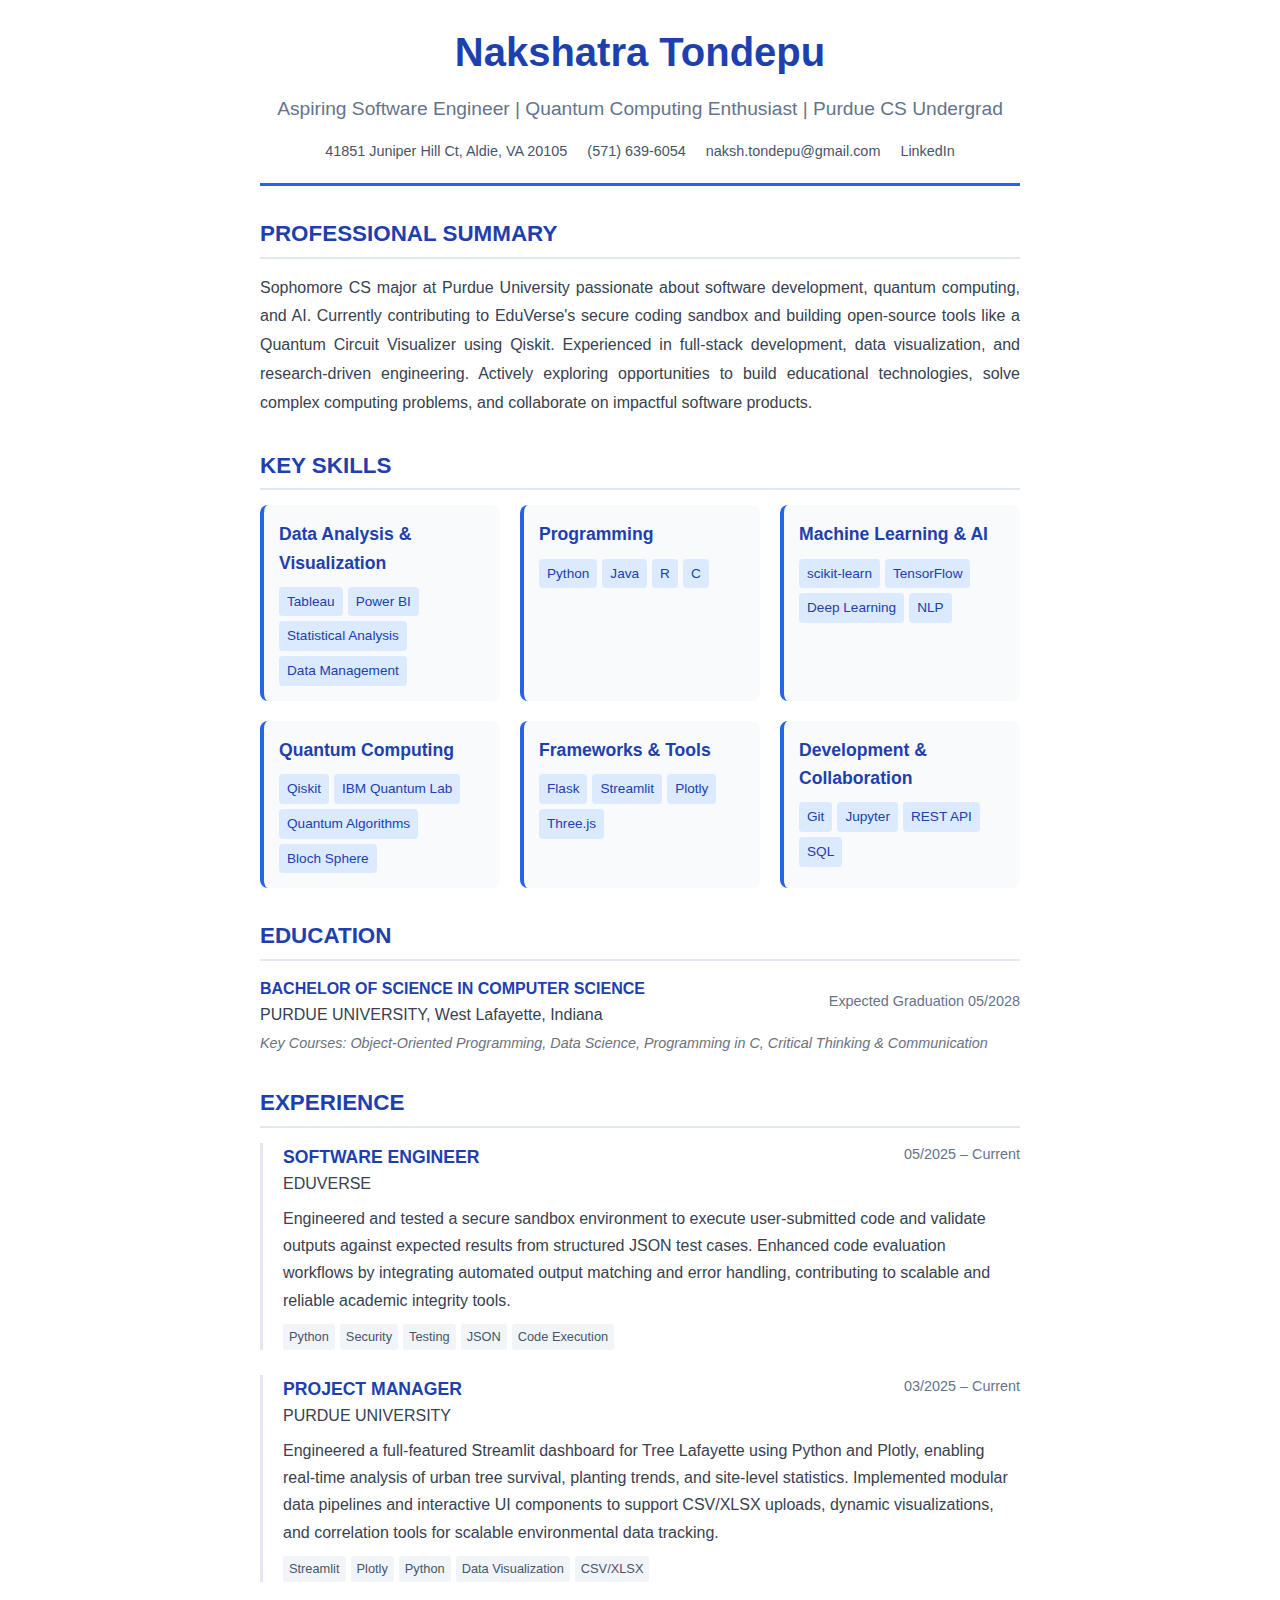
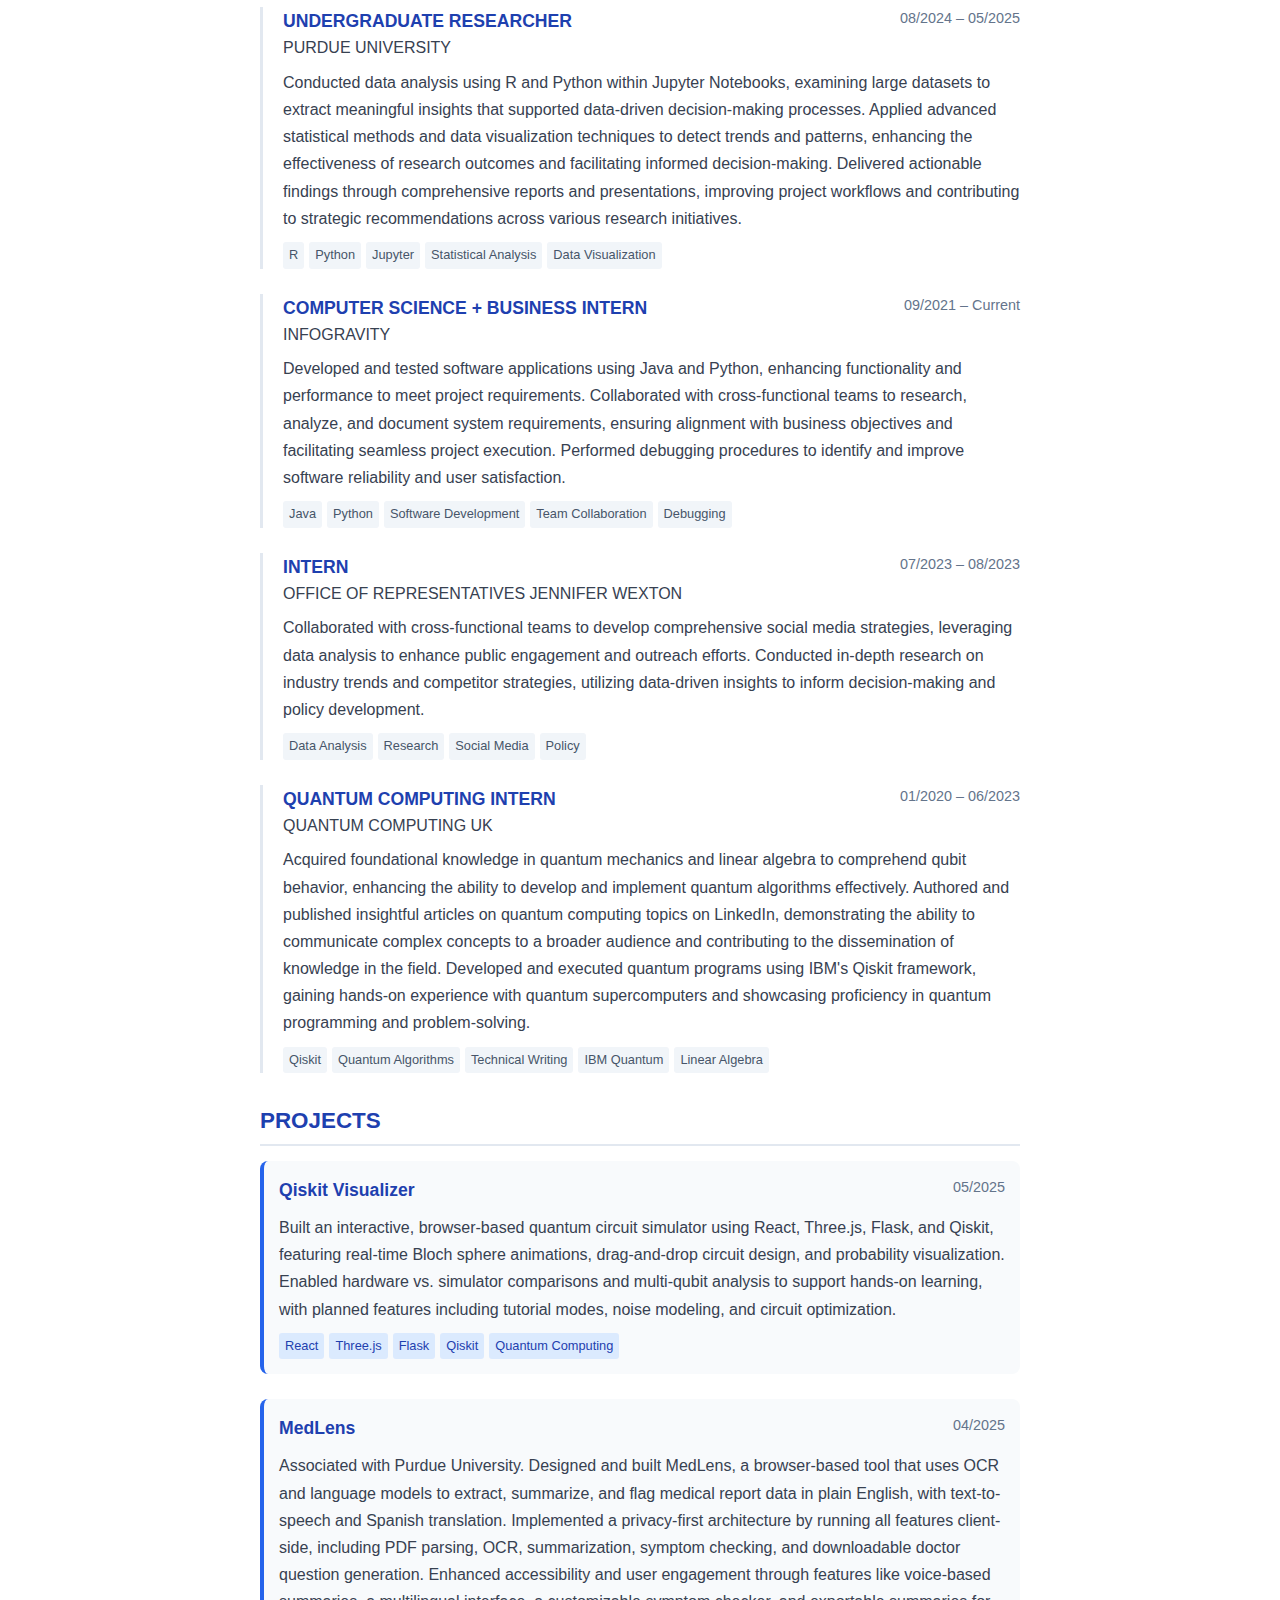
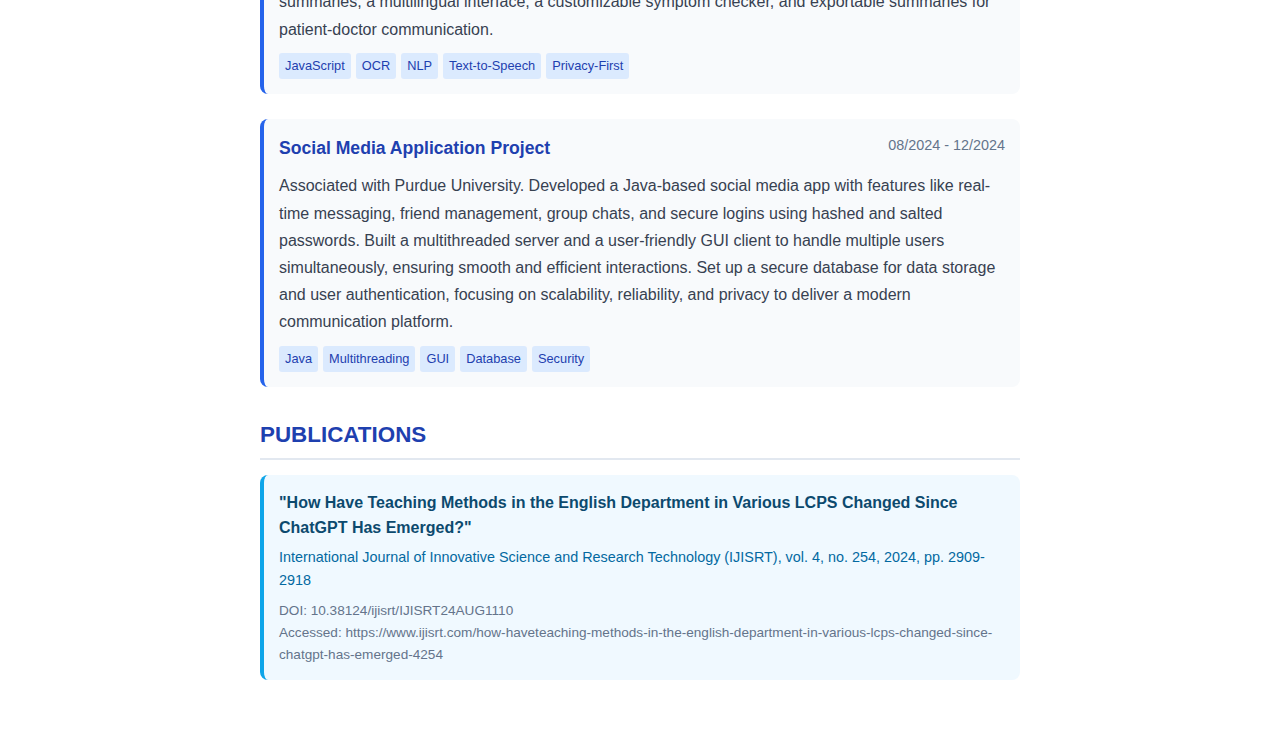
<file: resume.html>
<!DOCTYPE html>
<html lang="en">
<head>
    <meta charset="UTF-8">
    <meta name="viewport" content="width=device-width, initial-scale=1.0">
    <title>Nakshatra Tondepu - Resume</title>
    <style>
        * {
            margin: 0;
            padding: 0;
            box-sizing: border-box;
        }
        
        body {
            font-family: 'Segoe UI', Tahoma, Geneva, Verdana, sans-serif;
            line-height: 1.6;
            color: #333;
            max-width: 800px;
            margin: 0 auto;
            padding: 20px;
            background: #fff;
        }
        
        .header {
            text-align: center;
            margin-bottom: 30px;
            border-bottom: 3px solid #2563eb;
            padding-bottom: 20px;
        }
        
        .name {
            font-size: 2.5em;
            font-weight: bold;
            color: #1e40af;
            margin-bottom: 10px;
        }
        
        .title {
            font-size: 1.2em;
            color: #64748b;
            margin-bottom: 15px;
        }
        
        .contact-info {
            display: flex;
            justify-content: center;
            flex-wrap: wrap;
            gap: 20px;
            font-size: 0.9em;
            color: #475569;
        }
        
        .section {
            margin-bottom: 30px;
        }
        
        .section-title {
            font-size: 1.4em;
            font-weight: bold;
            color: #1e40af;
            border-bottom: 2px solid #e2e8f0;
            padding-bottom: 5px;
            margin-bottom: 15px;
        }
        
        .summary {
            text-align: justify;
            line-height: 1.8;
            color: #374151;
        }
        
        .skills-grid {
            display: grid;
            grid-template-columns: repeat(auto-fit, minmax(200px, 1fr));
            gap: 20px;
            margin-top: 15px;
        }
        
        .skill-category {
            background: #f8fafc;
            padding: 15px;
            border-radius: 8px;
            border-left: 4px solid #2563eb;
        }
        
        .skill-category h4 {
            color: #1e40af;
            margin-bottom: 10px;
            font-size: 1.1em;
        }
        
        .skill-tags {
            display: flex;
            flex-wrap: wrap;
            gap: 5px;
        }
        
        .skill-tag {
            background: #dbeafe;
            color: #1e40af;
            padding: 4px 8px;
            border-radius: 4px;
            font-size: 0.85em;
            font-weight: 500;
        }
        
        .education-item {
            margin-bottom: 20px;
        }
        
        .education-header {
            display: flex;
            justify-content: space-between;
            align-items: center;
            margin-bottom: 5px;
        }
        
        .degree {
            font-weight: bold;
            color: #1e40af;
        }
        
        .school {
            font-weight: 500;
            color: #374151;
        }
        
        .date {
            color: #64748b;
            font-size: 0.9em;
        }
        
        .courses {
            color: #6b7280;
            font-size: 0.9em;
            font-style: italic;
        }
        
        .experience-item {
            margin-bottom: 25px;
            padding-left: 20px;
            border-left: 3px solid #e2e8f0;
        }
        
        .experience-header {
            display: flex;
            justify-content: space-between;
            align-items: flex-start;
            margin-bottom: 8px;
        }
        
        .job-title {
            font-weight: bold;
            color: #1e40af;
            font-size: 1.1em;
        }
        
        .company {
            font-weight: 500;
            color: #374151;
        }
        
        .job-date {
            color: #64748b;
            font-size: 0.9em;
            white-space: nowrap;
        }
        
        .job-description {
            color: #374151;
            line-height: 1.7;
            margin-bottom: 10px;
        }
        
        .job-skills {
            display: flex;
            flex-wrap: wrap;
            gap: 5px;
        }
        
        .job-skill {
            background: #f1f5f9;
            color: #475569;
            padding: 3px 6px;
            border-radius: 3px;
            font-size: 0.8em;
        }
        
        .project-item {
            margin-bottom: 25px;
            padding: 15px;
            background: #f8fafc;
            border-radius: 8px;
            border-left: 4px solid #2563eb;
        }
        
        .project-header {
            display: flex;
            justify-content: space-between;
            align-items: flex-start;
            margin-bottom: 10px;
        }
        
        .project-title {
            font-weight: bold;
            color: #1e40af;
            font-size: 1.1em;
        }
        
        .project-date {
            color: #64748b;
            font-size: 0.9em;
        }
        
        .project-description {
            color: #374151;
            line-height: 1.7;
            margin-bottom: 10px;
        }
        
        .project-skills {
            display: flex;
            flex-wrap: wrap;
            gap: 5px;
        }
        
        .project-skill {
            background: #dbeafe;
            color: #1e40af;
            padding: 3px 6px;
            border-radius: 3px;
            font-size: 0.8em;
        }
        
        .publication-item {
            margin-bottom: 20px;
            padding: 15px;
            background: #f0f9ff;
            border-radius: 8px;
            border-left: 4px solid #0ea5e9;
        }
        
        .publication-title {
            font-weight: bold;
            color: #0c4a6e;
            margin-bottom: 5px;
        }
        
        .publication-venue {
            color: #0369a1;
            font-size: 0.9em;
            margin-bottom: 8px;
        }
        
        .publication-doi {
            color: #64748b;
            font-size: 0.85em;
        }
        
        @media print {
            body {
                max-width: none;
                margin: 0;
                padding: 15px;
            }
            
            .section {
                page-break-inside: avoid;
            }
        }
    </style>
</head>
<body>
    <div class="header">
        <div class="name">Nakshatra Tondepu</div>
        <div class="title">Aspiring Software Engineer | Quantum Computing Enthusiast | Purdue CS Undergrad</div>
        <div class="contact-info">
            <span>41851 Juniper Hill Ct, Aldie, VA 20105</span>
            <span>(571) 639-6054</span>
            <span>naksh.tondepu@gmail.com</span>
            <span>LinkedIn</span>
        </div>
    </div>

    <div class="section">
        <div class="section-title">PROFESSIONAL SUMMARY</div>
        <div class="summary">
            Sophomore CS major at Purdue University passionate about software development, quantum computing, and AI. Currently contributing to EduVerse's secure coding sandbox and building open-source tools like a Quantum Circuit Visualizer using Qiskit. Experienced in full-stack development, data visualization, and research-driven engineering. Actively exploring opportunities to build educational technologies, solve complex computing problems, and collaborate on impactful software products.
        </div>
    </div>

    <div class="section">
        <div class="section-title">KEY SKILLS</div>
        <div class="skills-grid">
            <div class="skill-category">
                <h4>Data Analysis & Visualization</h4>
                <div class="skill-tags">
                    <span class="skill-tag">Tableau</span>
                    <span class="skill-tag">Power BI</span>
                    <span class="skill-tag">Statistical Analysis</span>
                    <span class="skill-tag">Data Management</span>
                </div>
            </div>
            <div class="skill-category">
                <h4>Programming</h4>
                <div class="skill-tags">
                    <span class="skill-tag">Python</span>
                    <span class="skill-tag">Java</span>
                    <span class="skill-tag">R</span>
                    <span class="skill-tag">C</span>
                </div>
            </div>
            <div class="skill-category">
                <h4>Machine Learning & AI</h4>
                <div class="skill-tags">
                    <span class="skill-tag">scikit-learn</span>
                    <span class="skill-tag">TensorFlow</span>
                    <span class="skill-tag">Deep Learning</span>
                    <span class="skill-tag">NLP</span>
                </div>
            </div>
            <div class="skill-category">
                <h4>Quantum Computing</h4>
                <div class="skill-tags">
                    <span class="skill-tag">Qiskit</span>
                    <span class="skill-tag">IBM Quantum Lab</span>
                    <span class="skill-tag">Quantum Algorithms</span>
                    <span class="skill-tag">Bloch Sphere</span>
                </div>
            </div>
            <div class="skill-category">
                <h4>Frameworks & Tools</h4>
                <div class="skill-tags">
                    <span class="skill-tag">Flask</span>
                    <span class="skill-tag">Streamlit</span>
                    <span class="skill-tag">Plotly</span>
                    <span class="skill-tag">Three.js</span>
                </div>
            </div>
            <div class="skill-category">
                <h4>Development & Collaboration</h4>
                <div class="skill-tags">
                    <span class="skill-tag">Git</span>
                    <span class="skill-tag">Jupyter</span>
                    <span class="skill-tag">REST API</span>
                    <span class="skill-tag">SQL</span>
                </div>
            </div>
        </div>
    </div>

    <div class="section">
        <div class="section-title">EDUCATION</div>
        <div class="education-item">
            <div class="education-header">
                <div>
                    <div class="degree">BACHELOR OF SCIENCE IN COMPUTER SCIENCE</div>
                    <div class="school">PURDUE UNIVERSITY, West Lafayette, Indiana</div>
                </div>
                <div class="date">Expected Graduation 05/2028</div>
            </div>
            <div class="courses">Key Courses: Object-Oriented Programming, Data Science, Programming in C, Critical Thinking & Communication</div>
        </div>
    </div>

    <div class="section">
        <div class="section-title">EXPERIENCE</div>
        
        <div class="experience-item">
            <div class="experience-header">
                <div>
                    <div class="job-title">SOFTWARE ENGINEER</div>
                    <div class="company">EDUVERSE</div>
                </div>
                <div class="job-date">05/2025 – Current</div>
            </div>
            <div class="job-description">
                Engineered and tested a secure sandbox environment to execute user-submitted code and validate outputs against expected results from structured JSON test cases. Enhanced code evaluation workflows by integrating automated output matching and error handling, contributing to scalable and reliable academic integrity tools.
            </div>
            <div class="job-skills">
                <span class="job-skill">Python</span>
                <span class="job-skill">Security</span>
                <span class="job-skill">Testing</span>
                <span class="job-skill">JSON</span>
                <span class="job-skill">Code Execution</span>
            </div>
        </div>

        <div class="experience-item">
            <div class="experience-header">
                <div>
                    <div class="job-title">PROJECT MANAGER</div>
                    <div class="company">PURDUE UNIVERSITY</div>
                </div>
                <div class="job-date">03/2025 – Current</div>
            </div>
            <div class="job-description">
                Engineered a full-featured Streamlit dashboard for Tree Lafayette using Python and Plotly, enabling real-time analysis of urban tree survival, planting trends, and site-level statistics. Implemented modular data pipelines and interactive UI components to support CSV/XLSX uploads, dynamic visualizations, and correlation tools for scalable environmental data tracking.
            </div>
            <div class="job-skills">
                <span class="job-skill">Streamlit</span>
                <span class="job-skill">Plotly</span>
                <span class="job-skill">Python</span>
                <span class="job-skill">Data Visualization</span>
                <span class="job-skill">CSV/XLSX</span>
            </div>
        </div>

        <div class="experience-item">
            <div class="experience-header">
                <div>
                    <div class="job-title">UNDERGRADUATE RESEARCHER</div>
                    <div class="company">PURDUE UNIVERSITY</div>
                </div>
                <div class="job-date">08/2024 – 05/2025</div>
            </div>
            <div class="job-description">
                Conducted data analysis using R and Python within Jupyter Notebooks, examining large datasets to extract meaningful insights that supported data-driven decision-making processes. Applied advanced statistical methods and data visualization techniques to detect trends and patterns, enhancing the effectiveness of research outcomes and facilitating informed decision-making. Delivered actionable findings through comprehensive reports and presentations, improving project workflows and contributing to strategic recommendations across various research initiatives.
            </div>
            <div class="job-skills">
                <span class="job-skill">R</span>
                <span class="job-skill">Python</span>
                <span class="job-skill">Jupyter</span>
                <span class="job-skill">Statistical Analysis</span>
                <span class="job-skill">Data Visualization</span>
            </div>
        </div>

        <div class="experience-item">
            <div class="experience-header">
                <div>
                    <div class="job-title">COMPUTER SCIENCE + BUSINESS INTERN</div>
                    <div class="company">INFOGRAVITY</div>
                </div>
                <div class="job-date">09/2021 – Current</div>
            </div>
            <div class="job-description">
                Developed and tested software applications using Java and Python, enhancing functionality and performance to meet project requirements. Collaborated with cross-functional teams to research, analyze, and document system requirements, ensuring alignment with business objectives and facilitating seamless project execution. Performed debugging procedures to identify and improve software reliability and user satisfaction.
            </div>
            <div class="job-skills">
                <span class="job-skill">Java</span>
                <span class="job-skill">Python</span>
                <span class="job-skill">Software Development</span>
                <span class="job-skill">Team Collaboration</span>
                <span class="job-skill">Debugging</span>
            </div>
        </div>

        <div class="experience-item">
            <div class="experience-header">
                <div>
                    <div class="job-title">INTERN</div>
                    <div class="company">OFFICE OF REPRESENTATIVES JENNIFER WEXTON</div>
                </div>
                <div class="job-date">07/2023 – 08/2023</div>
            </div>
            <div class="job-description">
                Collaborated with cross-functional teams to develop comprehensive social media strategies, leveraging data analysis to enhance public engagement and outreach efforts. Conducted in-depth research on industry trends and competitor strategies, utilizing data-driven insights to inform decision-making and policy development.
            </div>
            <div class="job-skills">
                <span class="job-skill">Data Analysis</span>
                <span class="job-skill">Research</span>
                <span class="job-skill">Social Media</span>
                <span class="job-skill">Policy</span>
            </div>
        </div>

        <div class="experience-item">
            <div class="experience-header">
                <div>
                    <div class="job-title">QUANTUM COMPUTING INTERN</div>
                    <div class="company">QUANTUM COMPUTING UK</div>
                </div>
                <div class="job-date">01/2020 – 06/2023</div>
            </div>
            <div class="job-description">
                Acquired foundational knowledge in quantum mechanics and linear algebra to comprehend qubit behavior, enhancing the ability to develop and implement quantum algorithms effectively. Authored and published insightful articles on quantum computing topics on LinkedIn, demonstrating the ability to communicate complex concepts to a broader audience and contributing to the dissemination of knowledge in the field. Developed and executed quantum programs using IBM's Qiskit framework, gaining hands-on experience with quantum supercomputers and showcasing proficiency in quantum programming and problem-solving.
            </div>
            <div class="job-skills">
                <span class="job-skill">Qiskit</span>
                <span class="job-skill">Quantum Algorithms</span>
                <span class="job-skill">Technical Writing</span>
                <span class="job-skill">IBM Quantum</span>
                <span class="job-skill">Linear Algebra</span>
            </div>
        </div>
    </div>

    <div class="section">
        <div class="section-title">PROJECTS</div>
        
        <div class="project-item">
            <div class="project-header">
                <div class="project-title">Qiskit Visualizer</div>
                <div class="project-date">05/2025</div>
            </div>
            <div class="project-description">
                Built an interactive, browser-based quantum circuit simulator using React, Three.js, Flask, and Qiskit, featuring real-time Bloch sphere animations, drag-and-drop circuit design, and probability visualization. Enabled hardware vs. simulator comparisons and multi-qubit analysis to support hands-on learning, with planned features including tutorial modes, noise modeling, and circuit optimization.
            </div>
            <div class="project-skills">
                <span class="project-skill">React</span>
                <span class="project-skill">Three.js</span>
                <span class="project-skill">Flask</span>
                <span class="project-skill">Qiskit</span>
                <span class="project-skill">Quantum Computing</span>
            </div>
        </div>

        <div class="project-item">
            <div class="project-header">
                <div class="project-title">MedLens</div>
                <div class="project-date">04/2025</div>
            </div>
            <div class="project-description">
                Associated with Purdue University. Designed and built MedLens, a browser-based tool that uses OCR and language models to extract, summarize, and flag medical report data in plain English, with text-to-speech and Spanish translation. Implemented a privacy-first architecture by running all features client-side, including PDF parsing, OCR, summarization, symptom checking, and downloadable doctor question generation. Enhanced accessibility and user engagement through features like voice-based summaries, a multilingual interface, a customizable symptom checker, and exportable summaries for patient-doctor communication.
            </div>
            <div class="project-skills">
                <span class="project-skill">JavaScript</span>
                <span class="project-skill">OCR</span>
                <span class="project-skill">NLP</span>
                <span class="project-skill">Text-to-Speech</span>
                <span class="project-skill">Privacy-First</span>
            </div>
        </div>

        <div class="project-item">
            <div class="project-header">
                <div class="project-title">Social Media Application Project</div>
                <div class="project-date">08/2024 - 12/2024</div>
            </div>
            <div class="project-description">
                Associated with Purdue University. Developed a Java-based social media app with features like real-time messaging, friend management, group chats, and secure logins using hashed and salted passwords. Built a multithreaded server and a user-friendly GUI client to handle multiple users simultaneously, ensuring smooth and efficient interactions. Set up a secure database for data storage and user authentication, focusing on scalability, reliability, and privacy to deliver a modern communication platform.
            </div>
            <div class="project-skills">
                <span class="project-skill">Java</span>
                <span class="project-skill">Multithreading</span>
                <span class="project-skill">GUI</span>
                <span class="project-skill">Database</span>
                <span class="project-skill">Security</span>
            </div>
        </div>
    </div>

    <div class="section">
        <div class="section-title">PUBLICATIONS</div>
        
        <div class="publication-item">
            <div class="publication-title">"How Have Teaching Methods in the English Department in Various LCPS Changed Since ChatGPT Has Emerged?"</div>
            <div class="publication-venue">International Journal of Innovative Science and Research Technology (IJISRT), vol. 4, no. 254, 2024, pp. 2909-2918</div>
            <div class="publication-doi">DOI: 10.38124/ijisrt/IJISRT24AUG1110</div>
            <div class="publication-doi">Accessed: https://www.ijisrt.com/how-haveteaching-methods-in-the-english-department-in-various-lcps-changed-since-chatgpt-has-emerged-4254</div>
        </div>
    </div>
</body>
</html>
</file>
